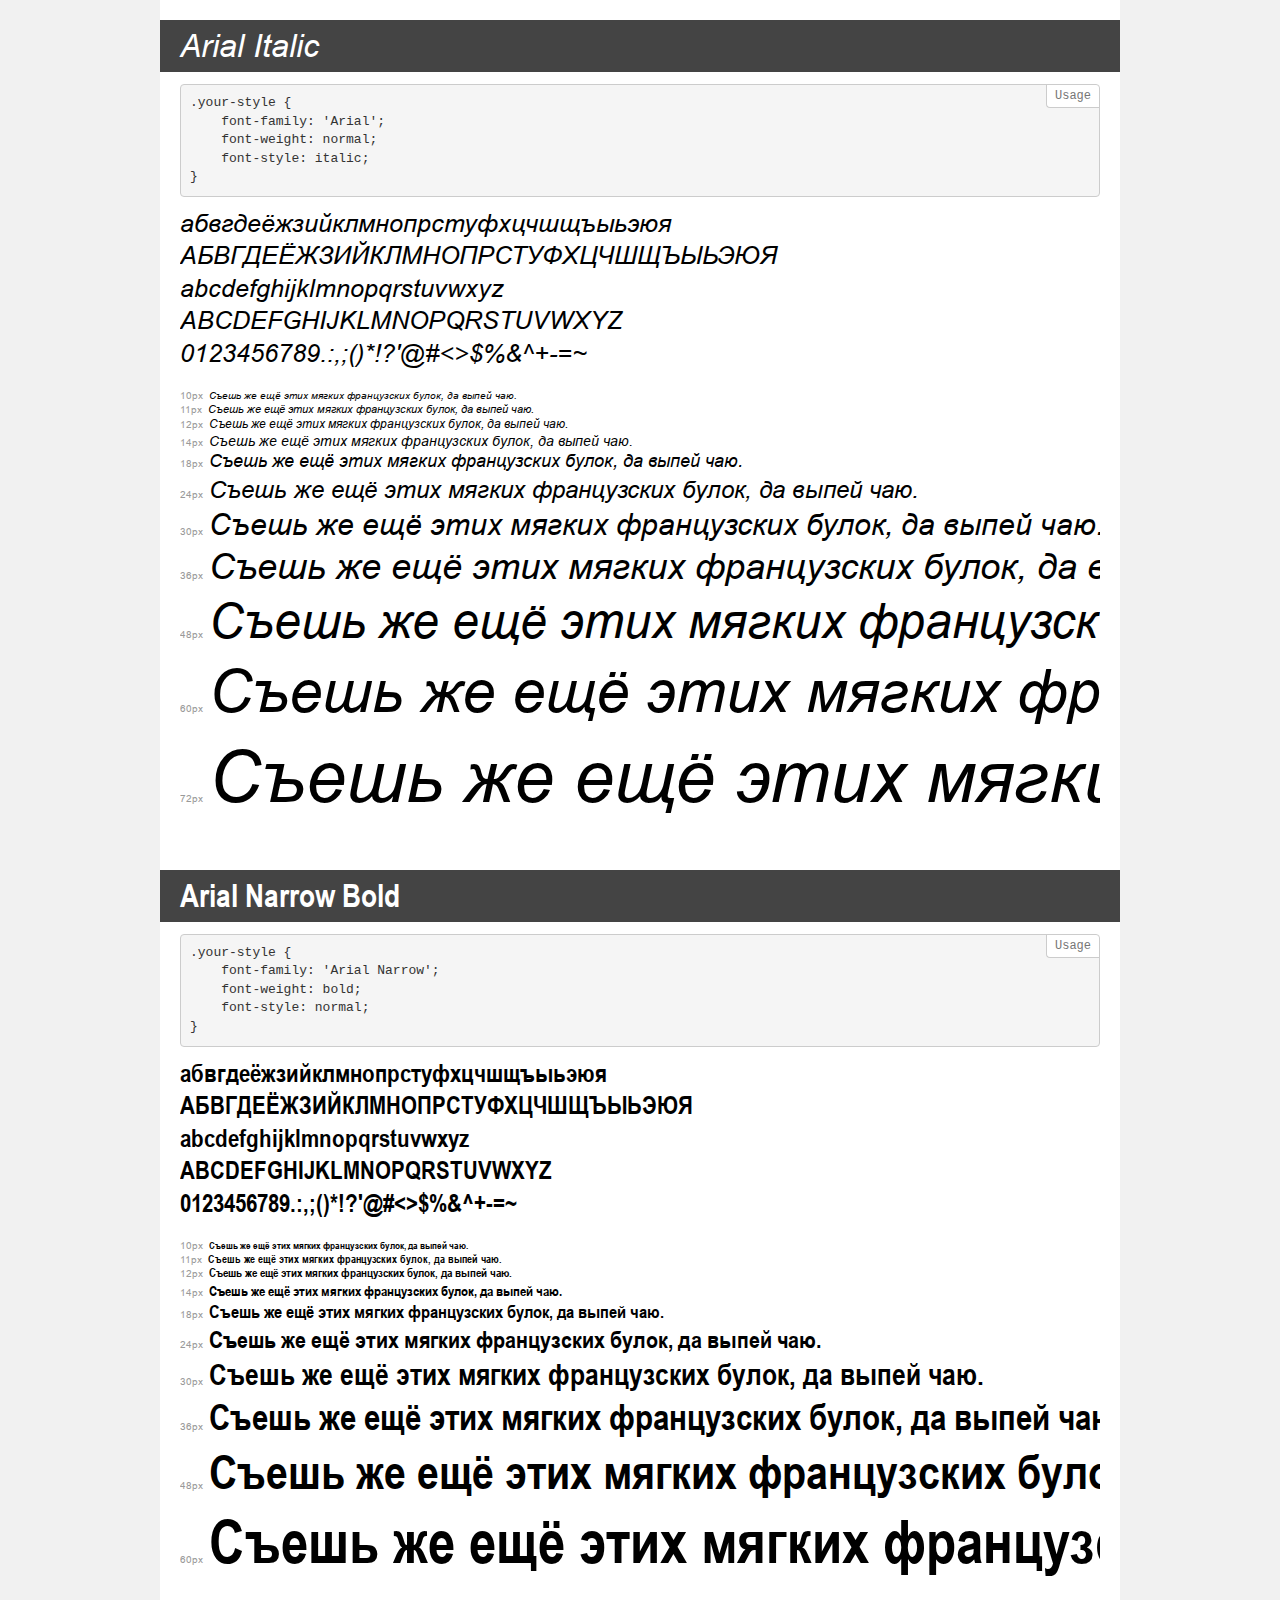
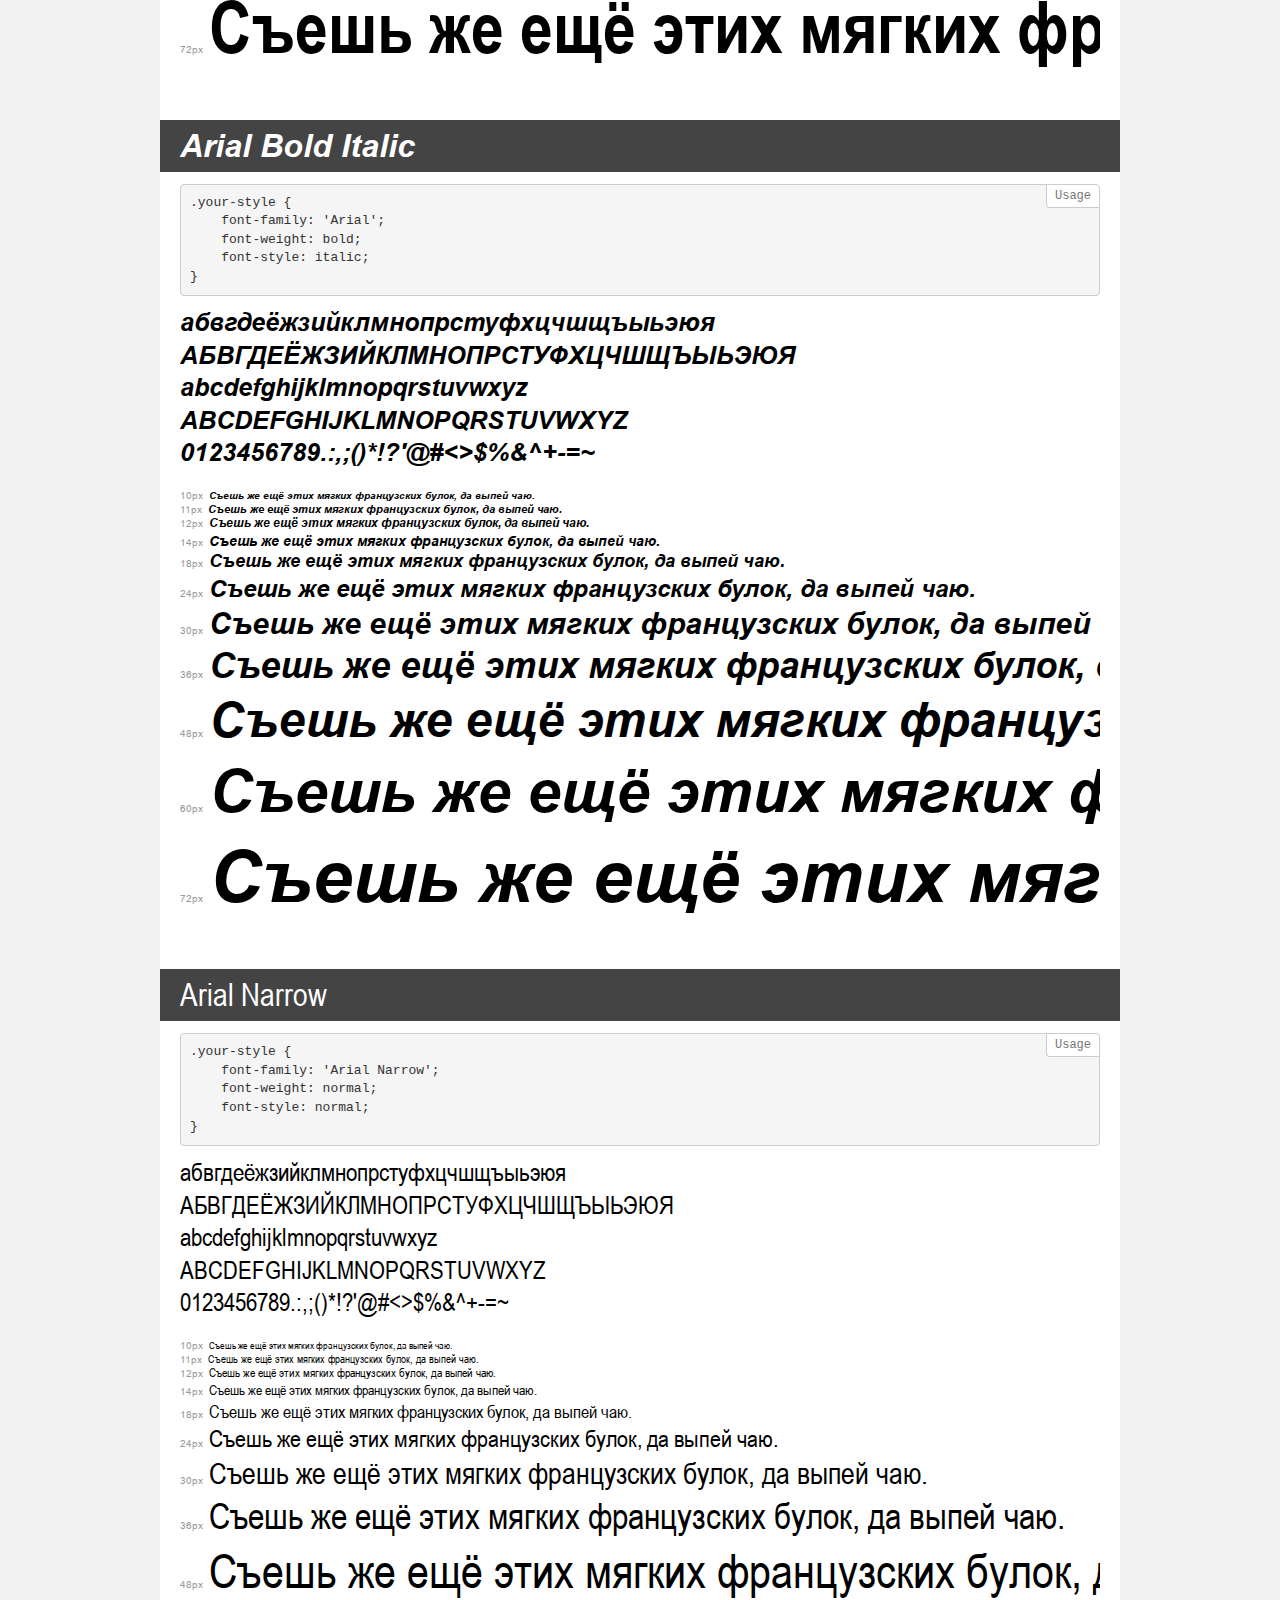
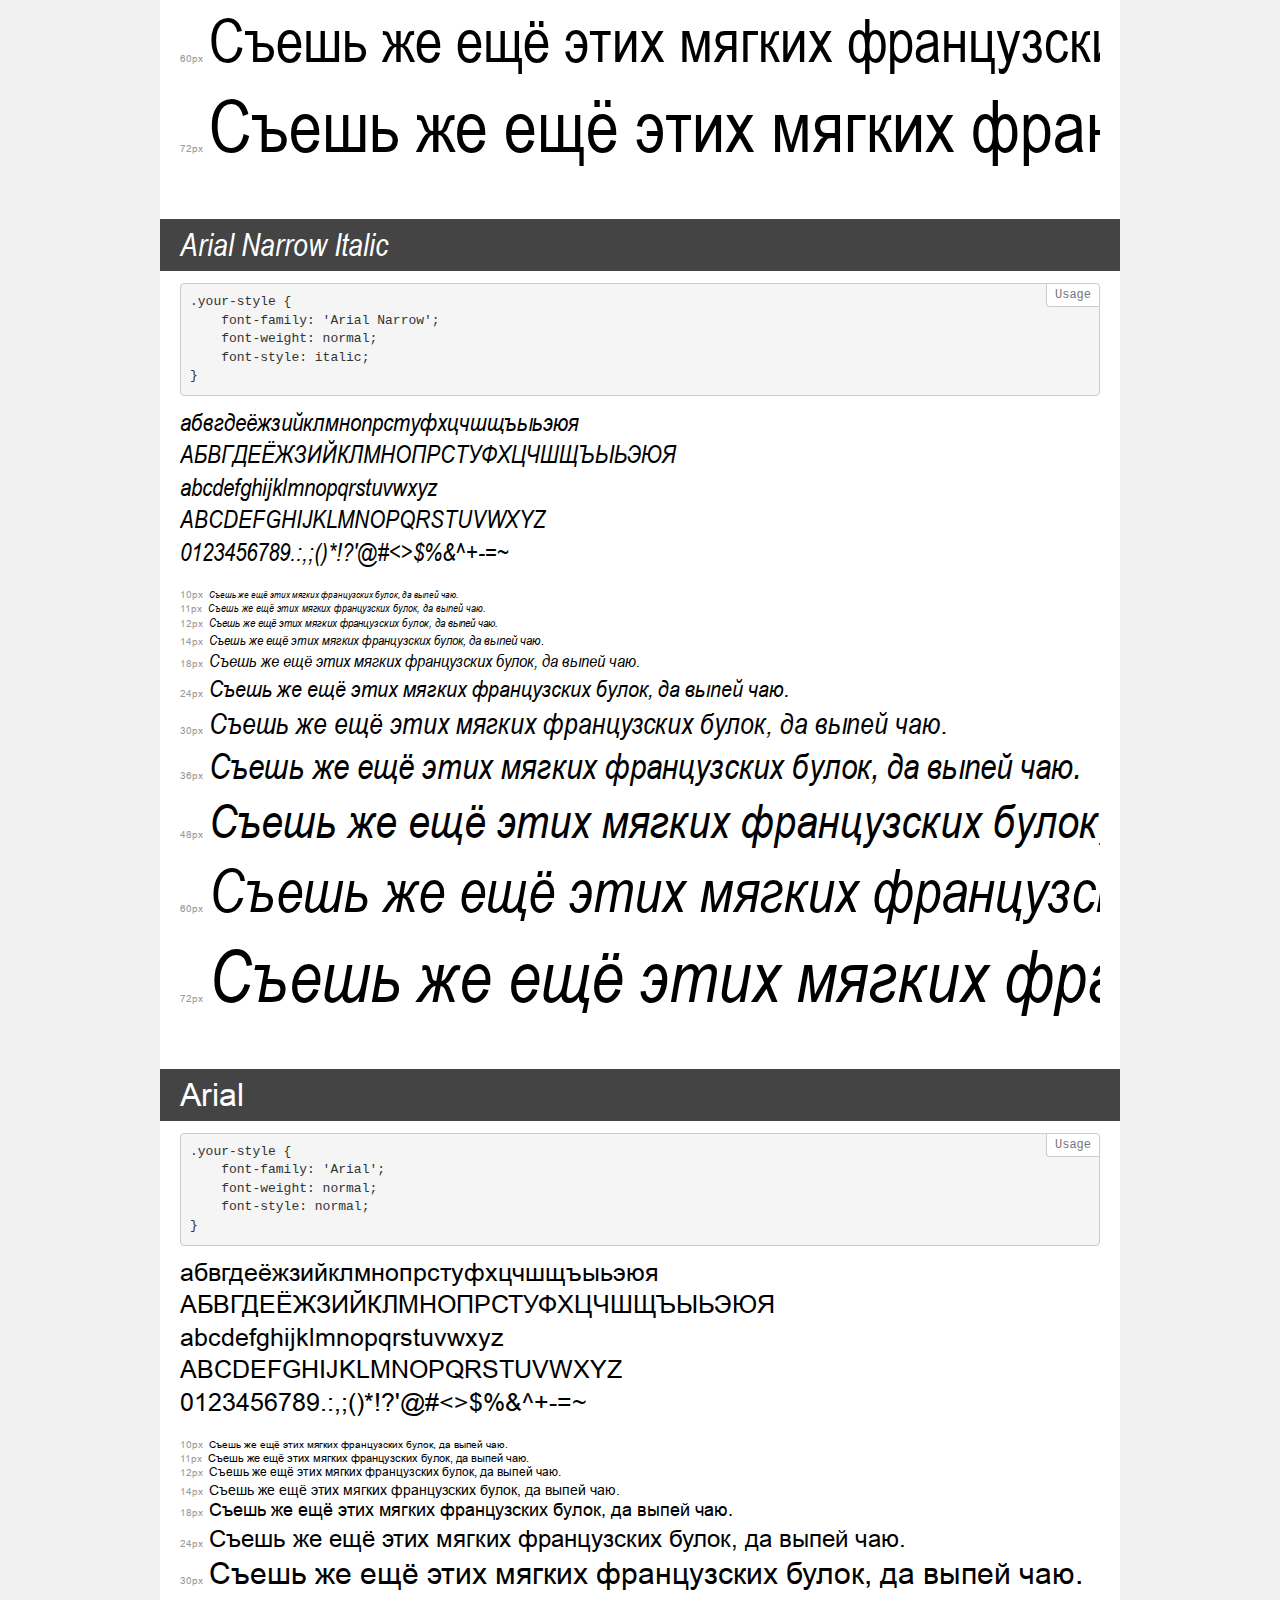
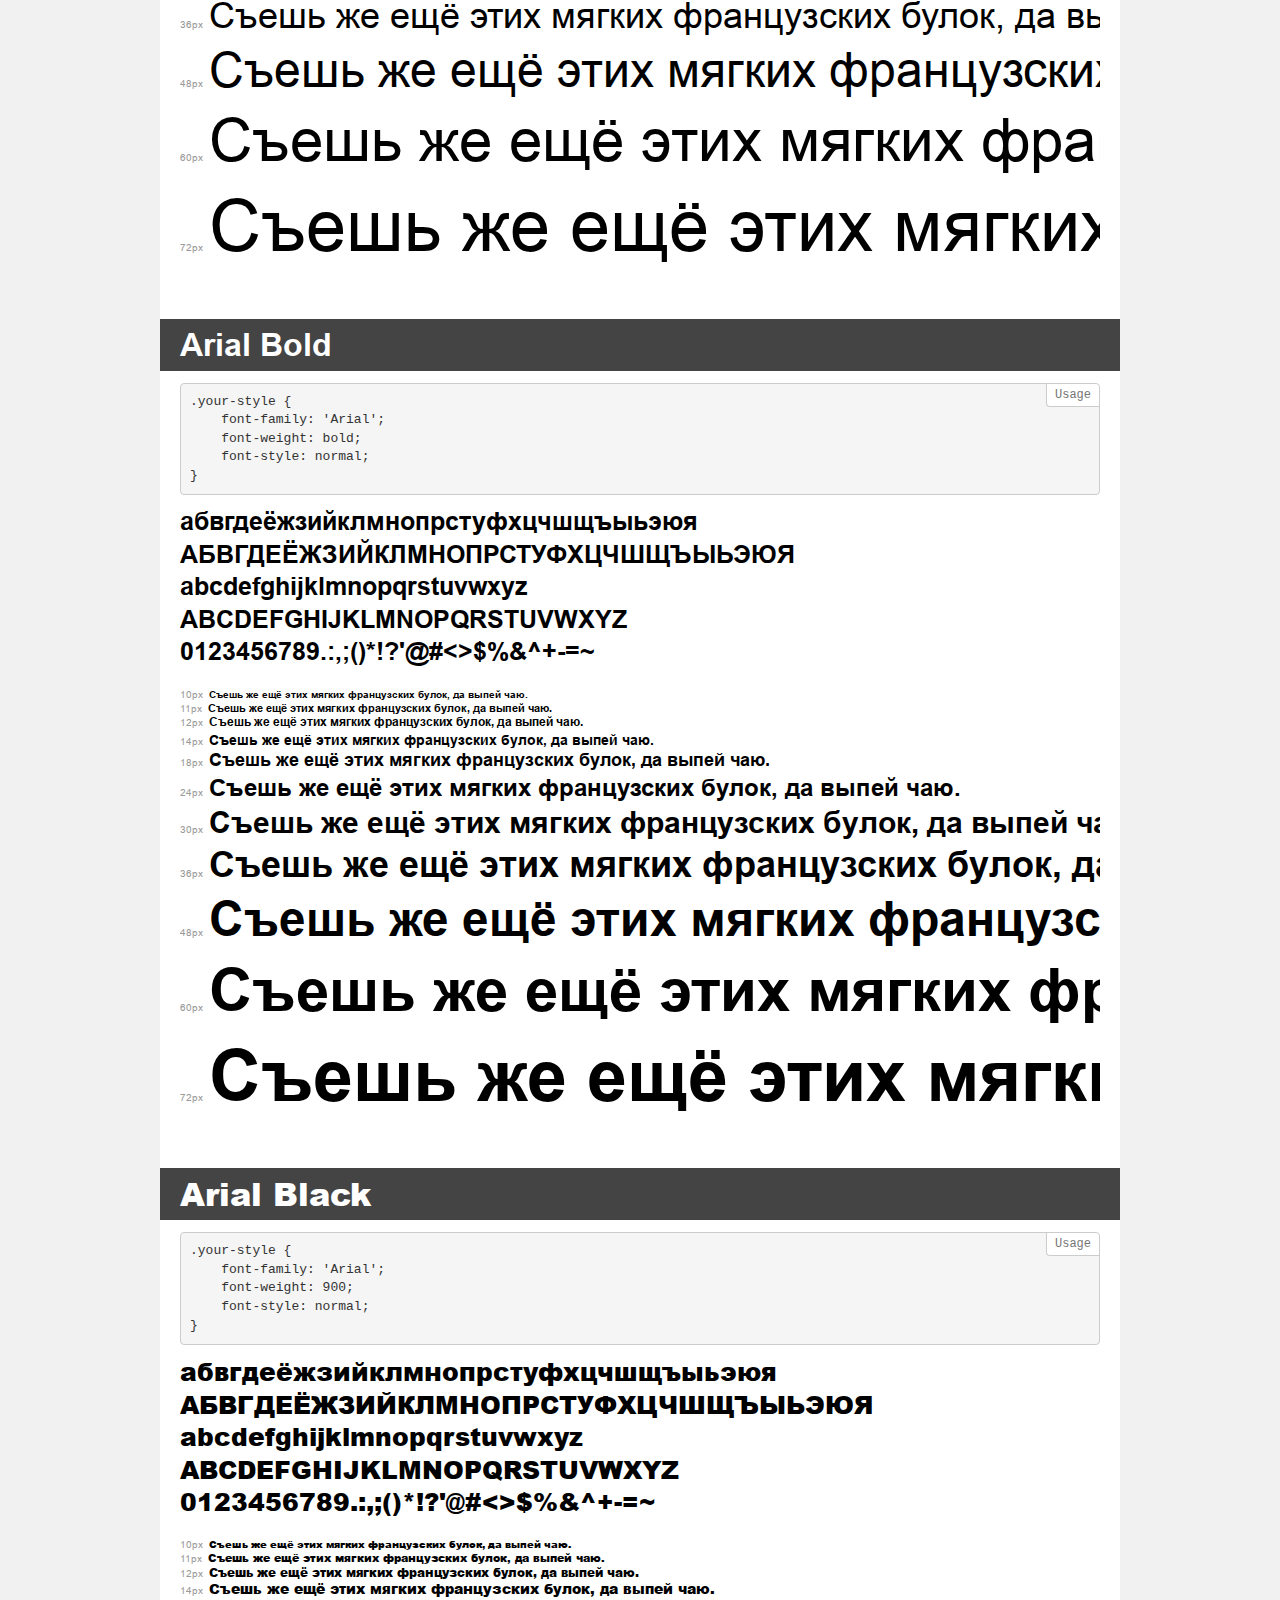
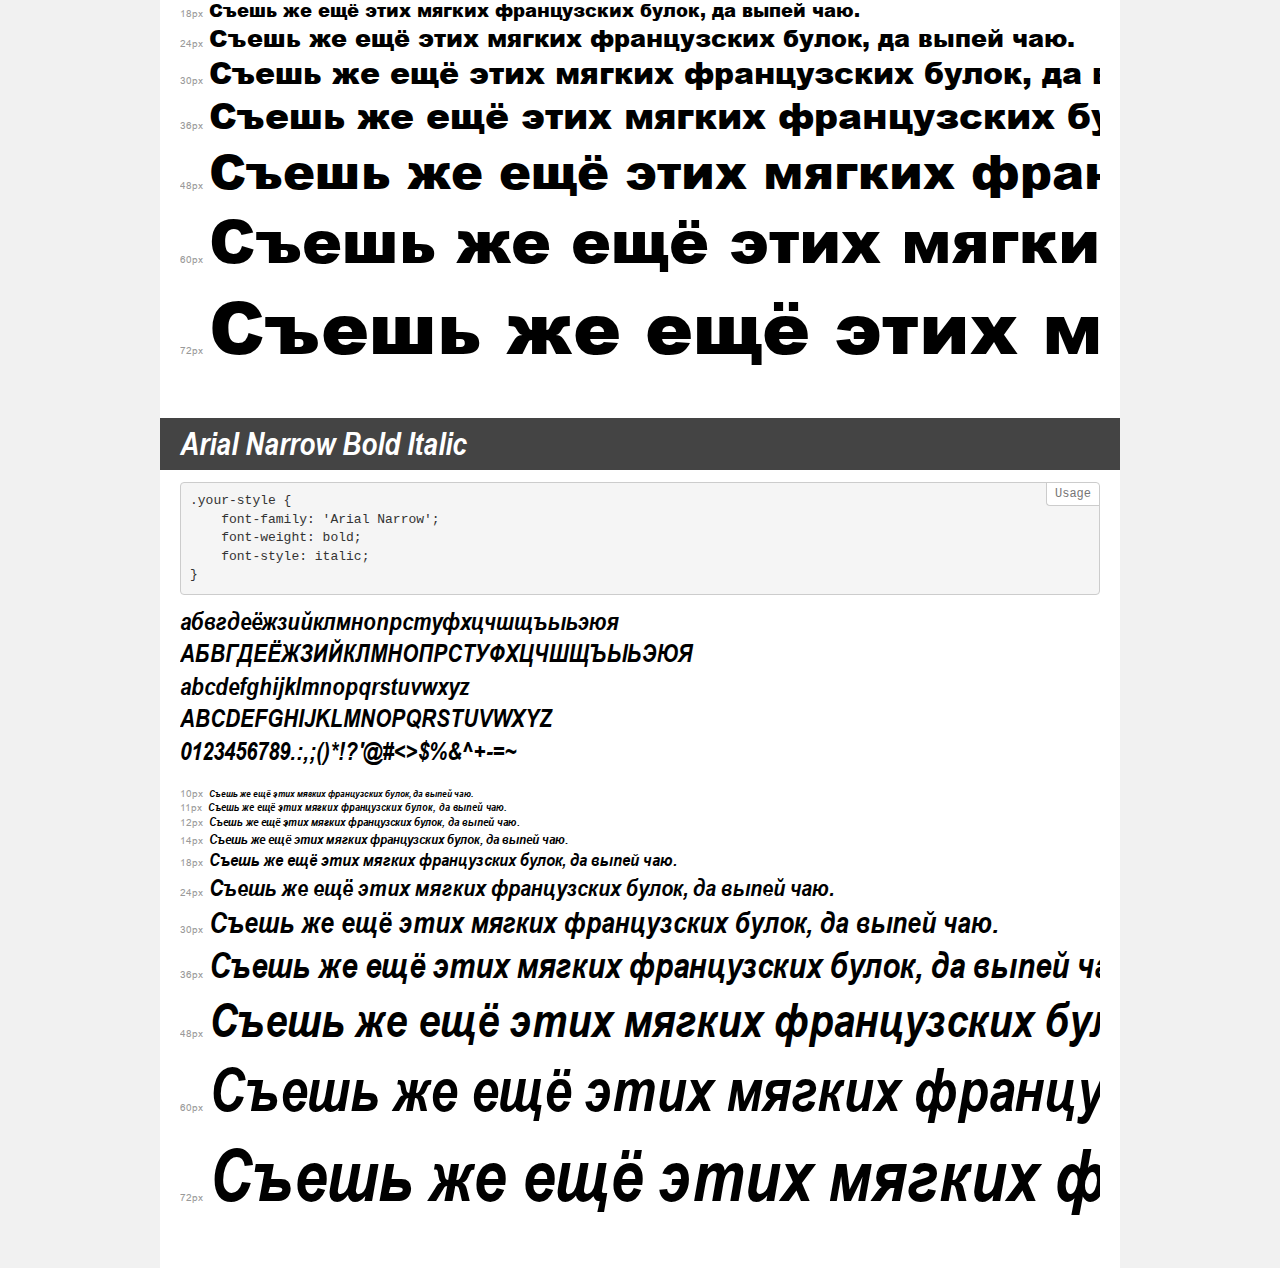
<file: shelter/assets/fonts/Arial/demo.html>
<!DOCTYPE html>
<html>
<head>
	<meta charset="utf-8">
	<meta http-equiv="X-UA-Compatible" content="IE=edge">
	<meta name="viewport" content="width=device-width, initial-scale=1">
	<meta name="robots" content="noindex, noarchive">
	<title>Transfonter demo</title>
	<link href="stylesheet.css" rel="stylesheet">
	<style>
		/*
		http://meyerweb.com/eric/tools/css/reset/
		v2.0 | 20110126
		License: none (public domain)
		*/
		html, body, div, span, applet, object, iframe,
		h1, h2, h3, h4, h5, h6, p, blockquote, pre,
		a, abbr, acronym, address, big, cite, code,
		del, dfn, em, img, ins, kbd, q, s, samp,
		small, strike, strong, sub, sup, tt, var,
		b, u, i, center,
		dl, dt, dd, ol, ul, li,
		fieldset, form, label, legend,
		table, caption, tbody, tfoot, thead, tr, th, td,
		article, aside, canvas, details, embed,
		figure, figcaption, footer, header, hgroup,
		menu, nav, output, ruby, section, summary,
		time, mark, audio, video {
			margin: 0;
			padding: 0;
			border: 0;
			font-size: 100%;
			font: inherit;
			vertical-align: baseline;
		}
		/* HTML5 display-role reset for older browsers */
		article, aside, details, figcaption, figure,
		footer, header, hgroup, menu, nav, section {
			display: block;
		}
		body {
			line-height: 1;
		}
		ol, ul {
			list-style: none;
		}
		blockquote, q {
			quotes: none;
		}
		blockquote:before, blockquote:after,
		q:before, q:after {
			content: '';
			content: none;
		}
		table {
			border-collapse: collapse;
			border-spacing: 0;
		}
		/* common styles */
		body {
			background: #f1f1f1;
			color: #000;
		}
		.page {
			background: #fff;
			width: 920px;
			margin: 0 auto;
			padding: 20px 20px 0 20px;
			overflow: hidden;
		}
		.font-container {
			overflow-x: auto;
			overflow-y: hidden;
			margin-bottom: 40px;
			line-height: 1.3;
			white-space: nowrap;
			padding-bottom: 5px;
		}
		h1 {
			position: relative;
			background: #444;
			font-size: 32px;
			color: #fff;
			padding: 10px 20px;
			margin: 0 -20px 12px -20px;
		}
		.letters {
			font-size: 25px;
			margin-bottom: 20px;
		}
		.s10:before {
			content: '10px';
		}
		.s11:before {
			content: '11px';
		}
		.s12:before {
			content: '12px';
		}
		.s14:before {
			content: '14px';
		}
		.s18:before {
			content: '18px';
		}
		.s24:before {
			content: '24px';
		}
		.s30:before {
			content: '30px';
		}
		.s36:before {
			content: '36px';
		}
		.s48:before {
			content: '48px';
		}
		.s60:before {
			content: '60px';
		}
		.s72:before {
			content: '72px';
		}
		.s10:before, .s11:before, .s12:before, .s14:before,
		.s18:before, .s24:before, .s30:before, .s36:before,
		.s48:before, .s60:before, .s72:before {
			font-family: Arial, sans-serif;
			font-size: 10px;
			font-weight: normal;
			font-style: normal;
			color: #999;
			padding-right: 6px;
		}
		pre {
			display: block;
			position: relative;
			padding: 9px;
			margin: 0 0 10px;
			font-family: Monaco, Menlo, Consolas, "Courier New", monospace !important;
			font-size: 13px;
			line-height: 1.428571429;
			color: #333;
			font-weight: normal !important;
			font-style: normal !important;
			background-color: #f5f5f5;
			border: 1px solid #ccc;
			overflow-x: auto;
			border-radius: 4px;
		}
		pre:after {
			display: block;
			position: absolute;
			right: 0;
			top: 0;
			content: 'Usage';
			line-height: 1;
			padding: 5px 8px;
			font-size: 12px;
			color: #767676;
			background-color: #fff;
			border: 1px solid #ccc;
			border-right: none;
			border-top: none;
			border-radius: 0 4px 0 4px;
			z-index: 10;
		}
		/* responsive */
		@media (max-width: 959px) {
			.page {
				width: auto;
				margin: 0;
			}
		}
	</style>
</head>
<body>
<div class="page">
	<div class="demo" style="font-family: 'Arial'; font-weight: normal; font-style: italic;">
		<h1>Arial Italic</h1>
		<pre>.your-style {
    font-family: 'Arial';
    font-weight: normal;
    font-style: italic;
}</pre>
		<div class="font-container">
			<p class="letters">
				абвгдеёжзийклмнопрстуфхцчшщъыьэюя <br />
				АБВГДЕЁЖЗИЙКЛМНОПРСТУФХЦЧШЩЪЫЬЭЮЯ <br />
				abcdefghijklmnopqrstuvwxyz <br />
				ABCDEFGHIJKLMNOPQRSTUVWXYZ <br />				0123456789.:,;()*!?'@#<>$%&^+-=~
			</p>
			<p class="s10" style="font-size: 10px;">Съешь же ещё этих мягких французских булок, да выпей чаю.</p>
			<p class="s11" style="font-size: 11px;">Съешь же ещё этих мягких французских булок, да выпей чаю.</p>
			<p class="s12" style="font-size: 12px;">Съешь же ещё этих мягких французских булок, да выпей чаю.</p>
			<p class="s14" style="font-size: 14px;">Съешь же ещё этих мягких французских булок, да выпей чаю.</p>
			<p class="s18" style="font-size: 18px;">Съешь же ещё этих мягких французских булок, да выпей чаю.</p>
			<p class="s24" style="font-size: 24px;">Съешь же ещё этих мягких французских булок, да выпей чаю.</p>
			<p class="s30" style="font-size: 30px;">Съешь же ещё этих мягких французских булок, да выпей чаю.</p>
			<p class="s36" style="font-size: 36px;">Съешь же ещё этих мягких французских булок, да выпей чаю.</p>
			<p class="s48" style="font-size: 48px;">Съешь же ещё этих мягких французских булок, да выпей чаю.</p>
			<p class="s60" style="font-size: 60px;">Съешь же ещё этих мягких французских булок, да выпей чаю.</p>
			<p class="s72" style="font-size: 72px;">Съешь же ещё этих мягких французских булок, да выпей чаю.</p>
		</div>
	</div>
	<div class="demo" style="font-family: 'Arial Narrow'; font-weight: bold; font-style: normal;">
		<h1>Arial Narrow Bold</h1>
		<pre>.your-style {
    font-family: 'Arial Narrow';
    font-weight: bold;
    font-style: normal;
}</pre>
		<div class="font-container">
			<p class="letters">
				абвгдеёжзийклмнопрстуфхцчшщъыьэюя <br />
				АБВГДЕЁЖЗИЙКЛМНОПРСТУФХЦЧШЩЪЫЬЭЮЯ <br />
				abcdefghijklmnopqrstuvwxyz <br />
				ABCDEFGHIJKLMNOPQRSTUVWXYZ <br />				0123456789.:,;()*!?'@#<>$%&^+-=~
			</p>
			<p class="s10" style="font-size: 10px;">Съешь же ещё этих мягких французских булок, да выпей чаю.</p>
			<p class="s11" style="font-size: 11px;">Съешь же ещё этих мягких французских булок, да выпей чаю.</p>
			<p class="s12" style="font-size: 12px;">Съешь же ещё этих мягких французских булок, да выпей чаю.</p>
			<p class="s14" style="font-size: 14px;">Съешь же ещё этих мягких французских булок, да выпей чаю.</p>
			<p class="s18" style="font-size: 18px;">Съешь же ещё этих мягких французских булок, да выпей чаю.</p>
			<p class="s24" style="font-size: 24px;">Съешь же ещё этих мягких французских булок, да выпей чаю.</p>
			<p class="s30" style="font-size: 30px;">Съешь же ещё этих мягких французских булок, да выпей чаю.</p>
			<p class="s36" style="font-size: 36px;">Съешь же ещё этих мягких французских булок, да выпей чаю.</p>
			<p class="s48" style="font-size: 48px;">Съешь же ещё этих мягких французских булок, да выпей чаю.</p>
			<p class="s60" style="font-size: 60px;">Съешь же ещё этих мягких французских булок, да выпей чаю.</p>
			<p class="s72" style="font-size: 72px;">Съешь же ещё этих мягких французских булок, да выпей чаю.</p>
		</div>
	</div>
	<div class="demo" style="font-family: 'Arial'; font-weight: bold; font-style: italic;">
		<h1>Arial Bold Italic</h1>
		<pre>.your-style {
    font-family: 'Arial';
    font-weight: bold;
    font-style: italic;
}</pre>
		<div class="font-container">
			<p class="letters">
				абвгдеёжзийклмнопрстуфхцчшщъыьэюя <br />
				АБВГДЕЁЖЗИЙКЛМНОПРСТУФХЦЧШЩЪЫЬЭЮЯ <br />
				abcdefghijklmnopqrstuvwxyz <br />
				ABCDEFGHIJKLMNOPQRSTUVWXYZ <br />				0123456789.:,;()*!?'@#<>$%&^+-=~
			</p>
			<p class="s10" style="font-size: 10px;">Съешь же ещё этих мягких французских булок, да выпей чаю.</p>
			<p class="s11" style="font-size: 11px;">Съешь же ещё этих мягких французских булок, да выпей чаю.</p>
			<p class="s12" style="font-size: 12px;">Съешь же ещё этих мягких французских булок, да выпей чаю.</p>
			<p class="s14" style="font-size: 14px;">Съешь же ещё этих мягких французских булок, да выпей чаю.</p>
			<p class="s18" style="font-size: 18px;">Съешь же ещё этих мягких французских булок, да выпей чаю.</p>
			<p class="s24" style="font-size: 24px;">Съешь же ещё этих мягких французских булок, да выпей чаю.</p>
			<p class="s30" style="font-size: 30px;">Съешь же ещё этих мягких французских булок, да выпей чаю.</p>
			<p class="s36" style="font-size: 36px;">Съешь же ещё этих мягких французских булок, да выпей чаю.</p>
			<p class="s48" style="font-size: 48px;">Съешь же ещё этих мягких французских булок, да выпей чаю.</p>
			<p class="s60" style="font-size: 60px;">Съешь же ещё этих мягких французских булок, да выпей чаю.</p>
			<p class="s72" style="font-size: 72px;">Съешь же ещё этих мягких французских булок, да выпей чаю.</p>
		</div>
	</div>
	<div class="demo" style="font-family: 'Arial Narrow'; font-weight: normal; font-style: normal;">
		<h1>Arial Narrow</h1>
		<pre>.your-style {
    font-family: 'Arial Narrow';
    font-weight: normal;
    font-style: normal;
}</pre>
		<div class="font-container">
			<p class="letters">
				абвгдеёжзийклмнопрстуфхцчшщъыьэюя <br />
				АБВГДЕЁЖЗИЙКЛМНОПРСТУФХЦЧШЩЪЫЬЭЮЯ <br />
				abcdefghijklmnopqrstuvwxyz <br />
				ABCDEFGHIJKLMNOPQRSTUVWXYZ <br />				0123456789.:,;()*!?'@#<>$%&^+-=~
			</p>
			<p class="s10" style="font-size: 10px;">Съешь же ещё этих мягких французских булок, да выпей чаю.</p>
			<p class="s11" style="font-size: 11px;">Съешь же ещё этих мягких французских булок, да выпей чаю.</p>
			<p class="s12" style="font-size: 12px;">Съешь же ещё этих мягких французских булок, да выпей чаю.</p>
			<p class="s14" style="font-size: 14px;">Съешь же ещё этих мягких французских булок, да выпей чаю.</p>
			<p class="s18" style="font-size: 18px;">Съешь же ещё этих мягких французских булок, да выпей чаю.</p>
			<p class="s24" style="font-size: 24px;">Съешь же ещё этих мягких французских булок, да выпей чаю.</p>
			<p class="s30" style="font-size: 30px;">Съешь же ещё этих мягких французских булок, да выпей чаю.</p>
			<p class="s36" style="font-size: 36px;">Съешь же ещё этих мягких французских булок, да выпей чаю.</p>
			<p class="s48" style="font-size: 48px;">Съешь же ещё этих мягких французских булок, да выпей чаю.</p>
			<p class="s60" style="font-size: 60px;">Съешь же ещё этих мягких французских булок, да выпей чаю.</p>
			<p class="s72" style="font-size: 72px;">Съешь же ещё этих мягких французских булок, да выпей чаю.</p>
		</div>
	</div>
	<div class="demo" style="font-family: 'Arial Narrow'; font-weight: normal; font-style: italic;">
		<h1>Arial Narrow Italic</h1>
		<pre>.your-style {
    font-family: 'Arial Narrow';
    font-weight: normal;
    font-style: italic;
}</pre>
		<div class="font-container">
			<p class="letters">
				абвгдеёжзийклмнопрстуфхцчшщъыьэюя <br />
				АБВГДЕЁЖЗИЙКЛМНОПРСТУФХЦЧШЩЪЫЬЭЮЯ <br />
				abcdefghijklmnopqrstuvwxyz <br />
				ABCDEFGHIJKLMNOPQRSTUVWXYZ <br />				0123456789.:,;()*!?'@#<>$%&^+-=~
			</p>
			<p class="s10" style="font-size: 10px;">Съешь же ещё этих мягких французских булок, да выпей чаю.</p>
			<p class="s11" style="font-size: 11px;">Съешь же ещё этих мягких французских булок, да выпей чаю.</p>
			<p class="s12" style="font-size: 12px;">Съешь же ещё этих мягких французских булок, да выпей чаю.</p>
			<p class="s14" style="font-size: 14px;">Съешь же ещё этих мягких французских булок, да выпей чаю.</p>
			<p class="s18" style="font-size: 18px;">Съешь же ещё этих мягких французских булок, да выпей чаю.</p>
			<p class="s24" style="font-size: 24px;">Съешь же ещё этих мягких французских булок, да выпей чаю.</p>
			<p class="s30" style="font-size: 30px;">Съешь же ещё этих мягких французских булок, да выпей чаю.</p>
			<p class="s36" style="font-size: 36px;">Съешь же ещё этих мягких французских булок, да выпей чаю.</p>
			<p class="s48" style="font-size: 48px;">Съешь же ещё этих мягких французских булок, да выпей чаю.</p>
			<p class="s60" style="font-size: 60px;">Съешь же ещё этих мягких французских булок, да выпей чаю.</p>
			<p class="s72" style="font-size: 72px;">Съешь же ещё этих мягких французских булок, да выпей чаю.</p>
		</div>
	</div>
	<div class="demo" style="font-family: 'Arial'; font-weight: normal; font-style: normal;">
		<h1>Arial</h1>
		<pre>.your-style {
    font-family: 'Arial';
    font-weight: normal;
    font-style: normal;
}</pre>
		<div class="font-container">
			<p class="letters">
				абвгдеёжзийклмнопрстуфхцчшщъыьэюя <br />
				АБВГДЕЁЖЗИЙКЛМНОПРСТУФХЦЧШЩЪЫЬЭЮЯ <br />
				abcdefghijklmnopqrstuvwxyz <br />
				ABCDEFGHIJKLMNOPQRSTUVWXYZ <br />				0123456789.:,;()*!?'@#<>$%&^+-=~
			</p>
			<p class="s10" style="font-size: 10px;">Съешь же ещё этих мягких французских булок, да выпей чаю.</p>
			<p class="s11" style="font-size: 11px;">Съешь же ещё этих мягких французских булок, да выпей чаю.</p>
			<p class="s12" style="font-size: 12px;">Съешь же ещё этих мягких французских булок, да выпей чаю.</p>
			<p class="s14" style="font-size: 14px;">Съешь же ещё этих мягких французских булок, да выпей чаю.</p>
			<p class="s18" style="font-size: 18px;">Съешь же ещё этих мягких французских булок, да выпей чаю.</p>
			<p class="s24" style="font-size: 24px;">Съешь же ещё этих мягких французских булок, да выпей чаю.</p>
			<p class="s30" style="font-size: 30px;">Съешь же ещё этих мягких французских булок, да выпей чаю.</p>
			<p class="s36" style="font-size: 36px;">Съешь же ещё этих мягких французских булок, да выпей чаю.</p>
			<p class="s48" style="font-size: 48px;">Съешь же ещё этих мягких французских булок, да выпей чаю.</p>
			<p class="s60" style="font-size: 60px;">Съешь же ещё этих мягких французских булок, да выпей чаю.</p>
			<p class="s72" style="font-size: 72px;">Съешь же ещё этих мягких французских булок, да выпей чаю.</p>
		</div>
	</div>
	<div class="demo" style="font-family: 'Arial'; font-weight: bold; font-style: normal;">
		<h1>Arial Bold</h1>
		<pre>.your-style {
    font-family: 'Arial';
    font-weight: bold;
    font-style: normal;
}</pre>
		<div class="font-container">
			<p class="letters">
				абвгдеёжзийклмнопрстуфхцчшщъыьэюя <br />
				АБВГДЕЁЖЗИЙКЛМНОПРСТУФХЦЧШЩЪЫЬЭЮЯ <br />
				abcdefghijklmnopqrstuvwxyz <br />
				ABCDEFGHIJKLMNOPQRSTUVWXYZ <br />				0123456789.:,;()*!?'@#<>$%&^+-=~
			</p>
			<p class="s10" style="font-size: 10px;">Съешь же ещё этих мягких французских булок, да выпей чаю.</p>
			<p class="s11" style="font-size: 11px;">Съешь же ещё этих мягких французских булок, да выпей чаю.</p>
			<p class="s12" style="font-size: 12px;">Съешь же ещё этих мягких французских булок, да выпей чаю.</p>
			<p class="s14" style="font-size: 14px;">Съешь же ещё этих мягких французских булок, да выпей чаю.</p>
			<p class="s18" style="font-size: 18px;">Съешь же ещё этих мягких французских булок, да выпей чаю.</p>
			<p class="s24" style="font-size: 24px;">Съешь же ещё этих мягких французских булок, да выпей чаю.</p>
			<p class="s30" style="font-size: 30px;">Съешь же ещё этих мягких французских булок, да выпей чаю.</p>
			<p class="s36" style="font-size: 36px;">Съешь же ещё этих мягких французских булок, да выпей чаю.</p>
			<p class="s48" style="font-size: 48px;">Съешь же ещё этих мягких французских булок, да выпей чаю.</p>
			<p class="s60" style="font-size: 60px;">Съешь же ещё этих мягких французских булок, да выпей чаю.</p>
			<p class="s72" style="font-size: 72px;">Съешь же ещё этих мягких французских булок, да выпей чаю.</p>
		</div>
	</div>
	<div class="demo" style="font-family: 'Arial'; font-weight: 900; font-style: normal;">
		<h1>Arial Black</h1>
		<pre>.your-style {
    font-family: 'Arial';
    font-weight: 900;
    font-style: normal;
}</pre>
		<div class="font-container">
			<p class="letters">
				абвгдеёжзийклмнопрстуфхцчшщъыьэюя <br />
				АБВГДЕЁЖЗИЙКЛМНОПРСТУФХЦЧШЩЪЫЬЭЮЯ <br />
				abcdefghijklmnopqrstuvwxyz <br />
				ABCDEFGHIJKLMNOPQRSTUVWXYZ <br />				0123456789.:,;()*!?'@#<>$%&^+-=~
			</p>
			<p class="s10" style="font-size: 10px;">Съешь же ещё этих мягких французских булок, да выпей чаю.</p>
			<p class="s11" style="font-size: 11px;">Съешь же ещё этих мягких французских булок, да выпей чаю.</p>
			<p class="s12" style="font-size: 12px;">Съешь же ещё этих мягких французских булок, да выпей чаю.</p>
			<p class="s14" style="font-size: 14px;">Съешь же ещё этих мягких французских булок, да выпей чаю.</p>
			<p class="s18" style="font-size: 18px;">Съешь же ещё этих мягких французских булок, да выпей чаю.</p>
			<p class="s24" style="font-size: 24px;">Съешь же ещё этих мягких французских булок, да выпей чаю.</p>
			<p class="s30" style="font-size: 30px;">Съешь же ещё этих мягких французских булок, да выпей чаю.</p>
			<p class="s36" style="font-size: 36px;">Съешь же ещё этих мягких французских булок, да выпей чаю.</p>
			<p class="s48" style="font-size: 48px;">Съешь же ещё этих мягких французских булок, да выпей чаю.</p>
			<p class="s60" style="font-size: 60px;">Съешь же ещё этих мягких французских булок, да выпей чаю.</p>
			<p class="s72" style="font-size: 72px;">Съешь же ещё этих мягких французских булок, да выпей чаю.</p>
		</div>
	</div>
	<div class="demo" style="font-family: 'Arial Narrow'; font-weight: bold; font-style: italic;">
		<h1>Arial Narrow Bold Italic</h1>
		<pre>.your-style {
    font-family: 'Arial Narrow';
    font-weight: bold;
    font-style: italic;
}</pre>
		<div class="font-container">
			<p class="letters">
				абвгдеёжзийклмнопрстуфхцчшщъыьэюя <br />
				АБВГДЕЁЖЗИЙКЛМНОПРСТУФХЦЧШЩЪЫЬЭЮЯ <br />
				abcdefghijklmnopqrstuvwxyz <br />
				ABCDEFGHIJKLMNOPQRSTUVWXYZ <br />				0123456789.:,;()*!?'@#<>$%&^+-=~
			</p>
			<p class="s10" style="font-size: 10px;">Съешь же ещё этих мягких французских булок, да выпей чаю.</p>
			<p class="s11" style="font-size: 11px;">Съешь же ещё этих мягких французских булок, да выпей чаю.</p>
			<p class="s12" style="font-size: 12px;">Съешь же ещё этих мягких французских булок, да выпей чаю.</p>
			<p class="s14" style="font-size: 14px;">Съешь же ещё этих мягких французских булок, да выпей чаю.</p>
			<p class="s18" style="font-size: 18px;">Съешь же ещё этих мягких французских булок, да выпей чаю.</p>
			<p class="s24" style="font-size: 24px;">Съешь же ещё этих мягких французских булок, да выпей чаю.</p>
			<p class="s30" style="font-size: 30px;">Съешь же ещё этих мягких французских булок, да выпей чаю.</p>
			<p class="s36" style="font-size: 36px;">Съешь же ещё этих мягких французских булок, да выпей чаю.</p>
			<p class="s48" style="font-size: 48px;">Съешь же ещё этих мягких французских булок, да выпей чаю.</p>
			<p class="s60" style="font-size: 60px;">Съешь же ещё этих мягких французских булок, да выпей чаю.</p>
			<p class="s72" style="font-size: 72px;">Съешь же ещё этих мягких французских булок, да выпей чаю.</p>
		</div>
	</div>
</div>
</body>
</html>
</file>
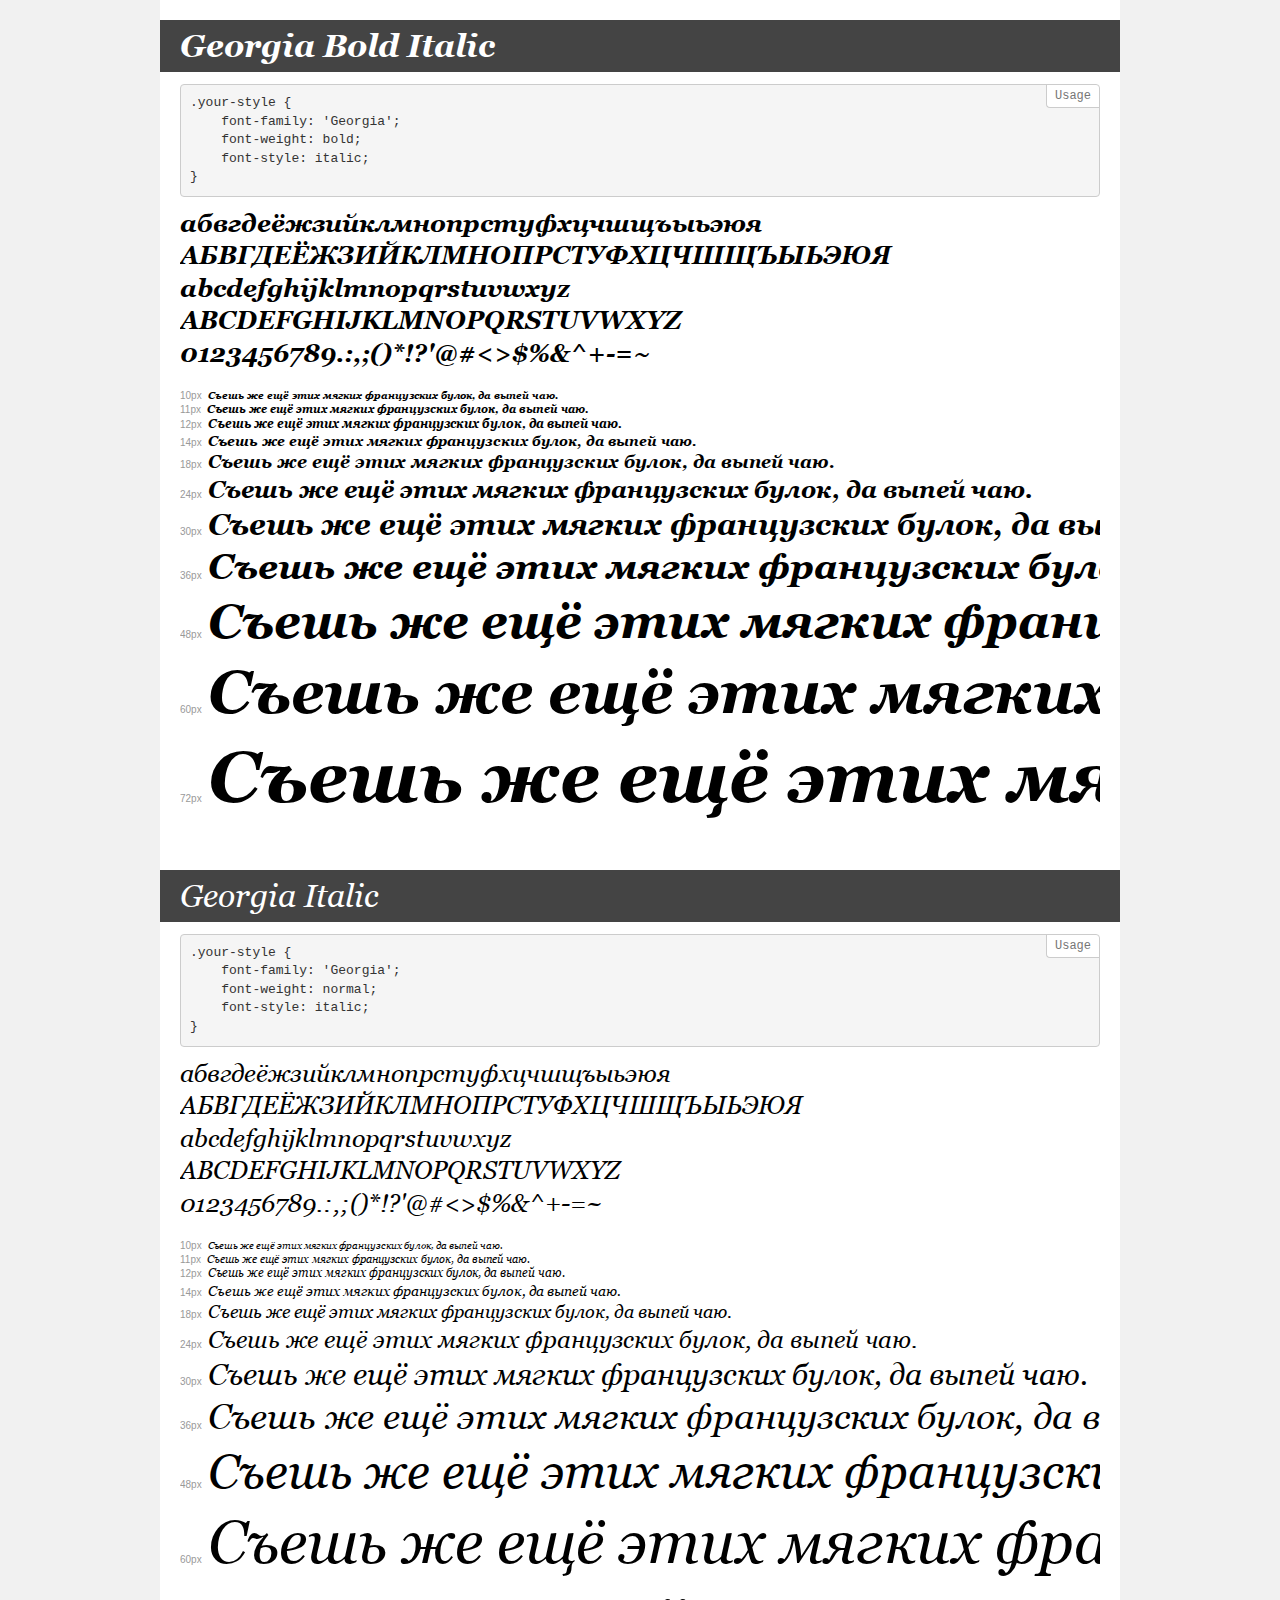
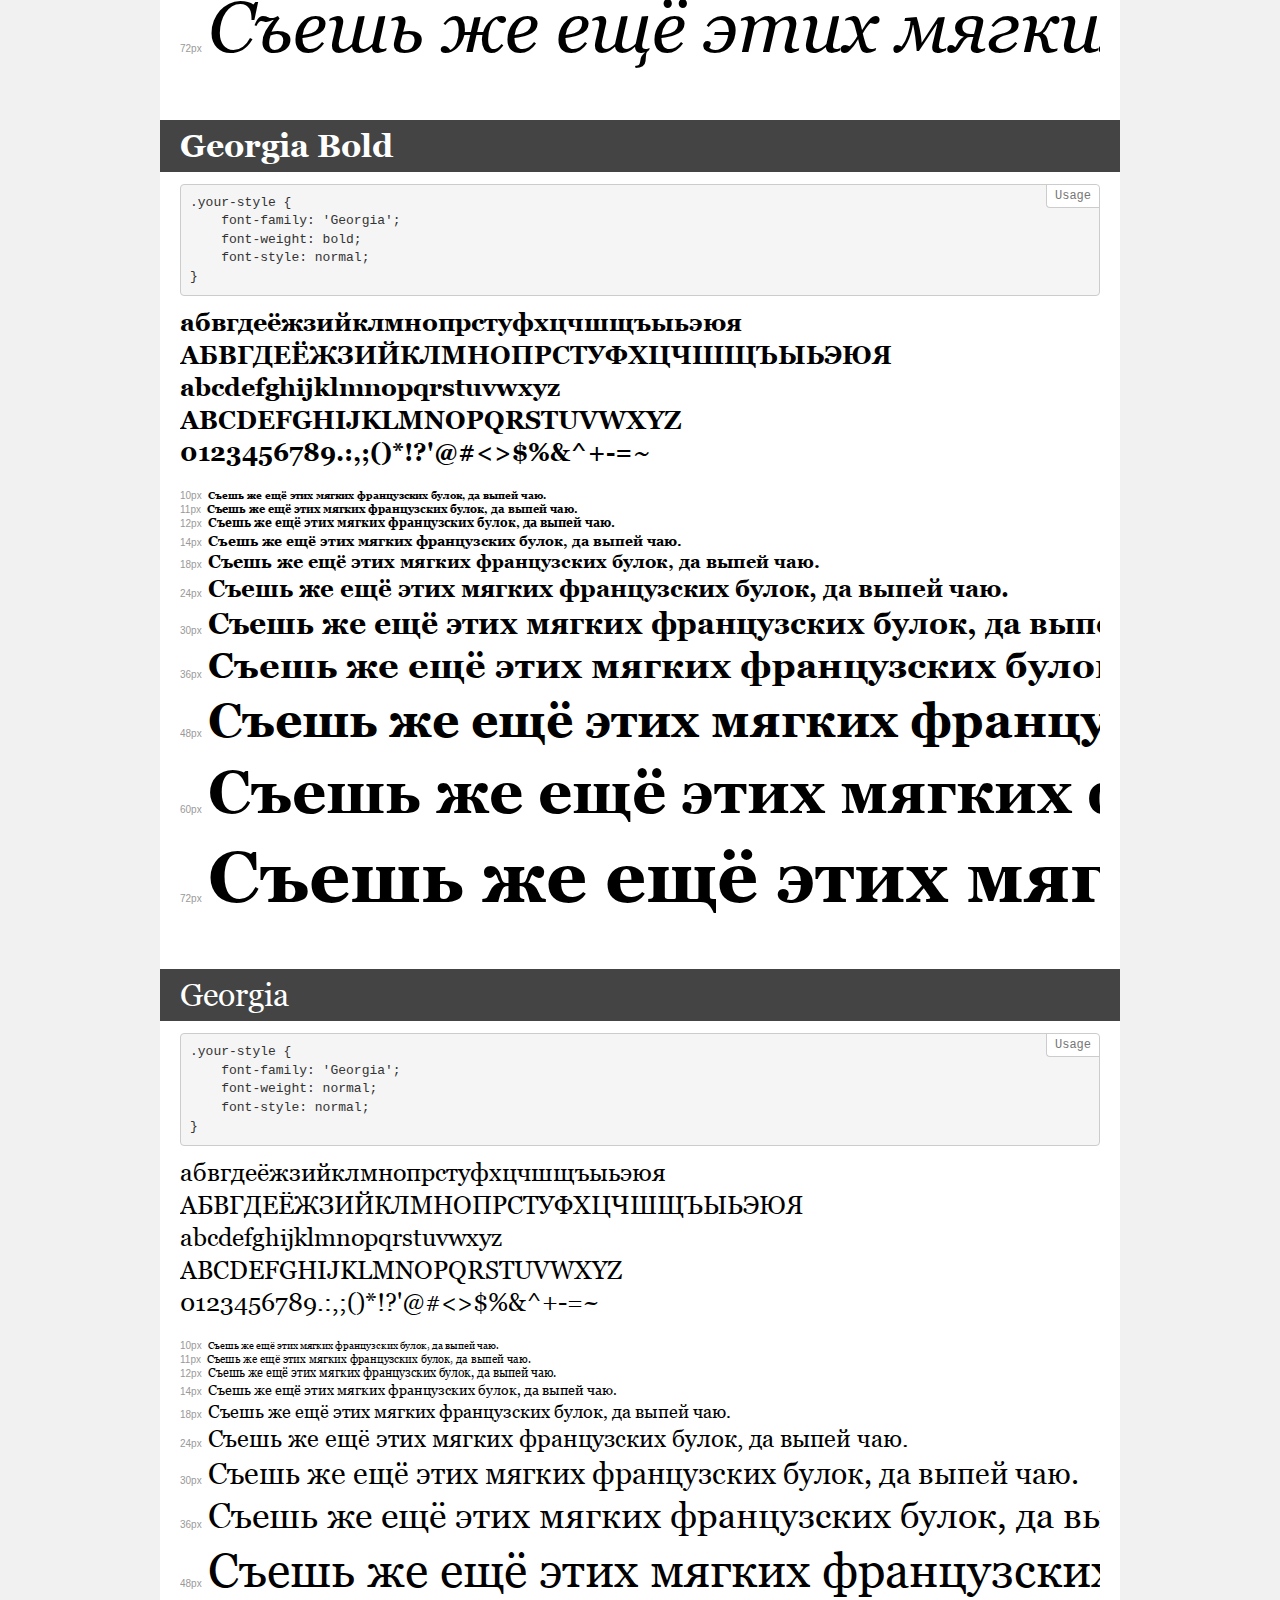
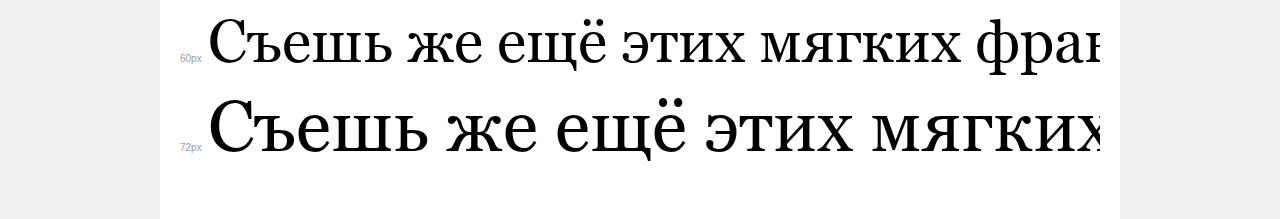
<file: shelter/assets/fonts/georgia/demo.html>
<!DOCTYPE html>
<html>
<head>
	<meta charset="utf-8">
	<meta http-equiv="X-UA-Compatible" content="IE=edge">
	<meta name="viewport" content="width=device-width, initial-scale=1">
	<meta name="robots" content="noindex, noarchive">
	<title>Transfonter demo</title>
	<link href="stylesheet.css" rel="stylesheet">
	<style>
		/*
		http://meyerweb.com/eric/tools/css/reset/
		v2.0 | 20110126
		License: none (public domain)
		*/
		html, body, div, span, applet, object, iframe,
		h1, h2, h3, h4, h5, h6, p, blockquote, pre,
		a, abbr, acronym, address, big, cite, code,
		del, dfn, em, img, ins, kbd, q, s, samp,
		small, strike, strong, sub, sup, tt, var,
		b, u, i, center,
		dl, dt, dd, ol, ul, li,
		fieldset, form, label, legend,
		table, caption, tbody, tfoot, thead, tr, th, td,
		article, aside, canvas, details, embed,
		figure, figcaption, footer, header, hgroup,
		menu, nav, output, ruby, section, summary,
		time, mark, audio, video {
			margin: 0;
			padding: 0;
			border: 0;
			font-size: 100%;
			font: inherit;
			vertical-align: baseline;
		}
		/* HTML5 display-role reset for older browsers */
		article, aside, details, figcaption, figure,
		footer, header, hgroup, menu, nav, section {
			display: block;
		}
		body {
			line-height: 1;
		}
		ol, ul {
			list-style: none;
		}
		blockquote, q {
			quotes: none;
		}
		blockquote:before, blockquote:after,
		q:before, q:after {
			content: '';
			content: none;
		}
		table {
			border-collapse: collapse;
			border-spacing: 0;
		}
		/* common styles */
		body {
			background: #f1f1f1;
			color: #000;
		}
		.page {
			background: #fff;
			width: 920px;
			margin: 0 auto;
			padding: 20px 20px 0 20px;
			overflow: hidden;
		}
		.font-container {
			overflow-x: auto;
			overflow-y: hidden;
			margin-bottom: 40px;
			line-height: 1.3;
			white-space: nowrap;
			padding-bottom: 5px;
		}
		h1 {
			position: relative;
			background: #444;
			font-size: 32px;
			color: #fff;
			padding: 10px 20px;
			margin: 0 -20px 12px -20px;
		}
		.letters {
			font-size: 25px;
			margin-bottom: 20px;
		}
		.s10:before {
			content: '10px';
		}
		.s11:before {
			content: '11px';
		}
		.s12:before {
			content: '12px';
		}
		.s14:before {
			content: '14px';
		}
		.s18:before {
			content: '18px';
		}
		.s24:before {
			content: '24px';
		}
		.s30:before {
			content: '30px';
		}
		.s36:before {
			content: '36px';
		}
		.s48:before {
			content: '48px';
		}
		.s60:before {
			content: '60px';
		}
		.s72:before {
			content: '72px';
		}
		.s10:before, .s11:before, .s12:before, .s14:before,
		.s18:before, .s24:before, .s30:before, .s36:before,
		.s48:before, .s60:before, .s72:before {
			font-family: Arial, sans-serif;
			font-size: 10px;
			font-weight: normal;
			font-style: normal;
			color: #999;
			padding-right: 6px;
		}
		pre {
			display: block;
			position: relative;
			padding: 9px;
			margin: 0 0 10px;
			font-family: Monaco, Menlo, Consolas, "Courier New", monospace !important;
			font-size: 13px;
			line-height: 1.428571429;
			color: #333;
			font-weight: normal !important;
			font-style: normal !important;
			background-color: #f5f5f5;
			border: 1px solid #ccc;
			overflow-x: auto;
			border-radius: 4px;
		}
		pre:after {
			display: block;
			position: absolute;
			right: 0;
			top: 0;
			content: 'Usage';
			line-height: 1;
			padding: 5px 8px;
			font-size: 12px;
			color: #767676;
			background-color: #fff;
			border: 1px solid #ccc;
			border-right: none;
			border-top: none;
			border-radius: 0 4px 0 4px;
			z-index: 10;
		}
		/* responsive */
		@media (max-width: 959px) {
			.page {
				width: auto;
				margin: 0;
			}
		}
	</style>
</head>
<body>
<div class="page">
	<div class="demo" style="font-family: 'Georgia'; font-weight: bold; font-style: italic;">
		<h1>Georgia Bold Italic</h1>
		<pre>.your-style {
    font-family: 'Georgia';
    font-weight: bold;
    font-style: italic;
}</pre>
		<div class="font-container">
			<p class="letters">
				абвгдеёжзийклмнопрстуфхцчшщъыьэюя <br />
				АБВГДЕЁЖЗИЙКЛМНОПРСТУФХЦЧШЩЪЫЬЭЮЯ <br />
				abcdefghijklmnopqrstuvwxyz <br />
				ABCDEFGHIJKLMNOPQRSTUVWXYZ <br />				0123456789.:,;()*!?'@#<>$%&^+-=~
			</p>
			<p class="s10" style="font-size: 10px;">Съешь же ещё этих мягких французских булок, да выпей чаю.</p>
			<p class="s11" style="font-size: 11px;">Съешь же ещё этих мягких французских булок, да выпей чаю.</p>
			<p class="s12" style="font-size: 12px;">Съешь же ещё этих мягких французских булок, да выпей чаю.</p>
			<p class="s14" style="font-size: 14px;">Съешь же ещё этих мягких французских булок, да выпей чаю.</p>
			<p class="s18" style="font-size: 18px;">Съешь же ещё этих мягких французских булок, да выпей чаю.</p>
			<p class="s24" style="font-size: 24px;">Съешь же ещё этих мягких французских булок, да выпей чаю.</p>
			<p class="s30" style="font-size: 30px;">Съешь же ещё этих мягких французских булок, да выпей чаю.</p>
			<p class="s36" style="font-size: 36px;">Съешь же ещё этих мягких французских булок, да выпей чаю.</p>
			<p class="s48" style="font-size: 48px;">Съешь же ещё этих мягких французских булок, да выпей чаю.</p>
			<p class="s60" style="font-size: 60px;">Съешь же ещё этих мягких французских булок, да выпей чаю.</p>
			<p class="s72" style="font-size: 72px;">Съешь же ещё этих мягких французских булок, да выпей чаю.</p>
		</div>
	</div>
	<div class="demo" style="font-family: 'Georgia'; font-weight: normal; font-style: italic;">
		<h1>Georgia Italic</h1>
		<pre>.your-style {
    font-family: 'Georgia';
    font-weight: normal;
    font-style: italic;
}</pre>
		<div class="font-container">
			<p class="letters">
				абвгдеёжзийклмнопрстуфхцчшщъыьэюя <br />
				АБВГДЕЁЖЗИЙКЛМНОПРСТУФХЦЧШЩЪЫЬЭЮЯ <br />
				abcdefghijklmnopqrstuvwxyz <br />
				ABCDEFGHIJKLMNOPQRSTUVWXYZ <br />				0123456789.:,;()*!?'@#<>$%&^+-=~
			</p>
			<p class="s10" style="font-size: 10px;">Съешь же ещё этих мягких французских булок, да выпей чаю.</p>
			<p class="s11" style="font-size: 11px;">Съешь же ещё этих мягких французских булок, да выпей чаю.</p>
			<p class="s12" style="font-size: 12px;">Съешь же ещё этих мягких французских булок, да выпей чаю.</p>
			<p class="s14" style="font-size: 14px;">Съешь же ещё этих мягких французских булок, да выпей чаю.</p>
			<p class="s18" style="font-size: 18px;">Съешь же ещё этих мягких французских булок, да выпей чаю.</p>
			<p class="s24" style="font-size: 24px;">Съешь же ещё этих мягких французских булок, да выпей чаю.</p>
			<p class="s30" style="font-size: 30px;">Съешь же ещё этих мягких французских булок, да выпей чаю.</p>
			<p class="s36" style="font-size: 36px;">Съешь же ещё этих мягких французских булок, да выпей чаю.</p>
			<p class="s48" style="font-size: 48px;">Съешь же ещё этих мягких французских булок, да выпей чаю.</p>
			<p class="s60" style="font-size: 60px;">Съешь же ещё этих мягких французских булок, да выпей чаю.</p>
			<p class="s72" style="font-size: 72px;">Съешь же ещё этих мягких французских булок, да выпей чаю.</p>
		</div>
	</div>
	<div class="demo" style="font-family: 'Georgia'; font-weight: bold; font-style: normal;">
		<h1>Georgia Bold</h1>
		<pre>.your-style {
    font-family: 'Georgia';
    font-weight: bold;
    font-style: normal;
}</pre>
		<div class="font-container">
			<p class="letters">
				абвгдеёжзийклмнопрстуфхцчшщъыьэюя <br />
				АБВГДЕЁЖЗИЙКЛМНОПРСТУФХЦЧШЩЪЫЬЭЮЯ <br />
				abcdefghijklmnopqrstuvwxyz <br />
				ABCDEFGHIJKLMNOPQRSTUVWXYZ <br />				0123456789.:,;()*!?'@#<>$%&^+-=~
			</p>
			<p class="s10" style="font-size: 10px;">Съешь же ещё этих мягких французских булок, да выпей чаю.</p>
			<p class="s11" style="font-size: 11px;">Съешь же ещё этих мягких французских булок, да выпей чаю.</p>
			<p class="s12" style="font-size: 12px;">Съешь же ещё этих мягких французских булок, да выпей чаю.</p>
			<p class="s14" style="font-size: 14px;">Съешь же ещё этих мягких французских булок, да выпей чаю.</p>
			<p class="s18" style="font-size: 18px;">Съешь же ещё этих мягких французских булок, да выпей чаю.</p>
			<p class="s24" style="font-size: 24px;">Съешь же ещё этих мягких французских булок, да выпей чаю.</p>
			<p class="s30" style="font-size: 30px;">Съешь же ещё этих мягких французских булок, да выпей чаю.</p>
			<p class="s36" style="font-size: 36px;">Съешь же ещё этих мягких французских булок, да выпей чаю.</p>
			<p class="s48" style="font-size: 48px;">Съешь же ещё этих мягких французских булок, да выпей чаю.</p>
			<p class="s60" style="font-size: 60px;">Съешь же ещё этих мягких французских булок, да выпей чаю.</p>
			<p class="s72" style="font-size: 72px;">Съешь же ещё этих мягких французских булок, да выпей чаю.</p>
		</div>
	</div>
	<div class="demo" style="font-family: 'Georgia'; font-weight: normal; font-style: normal;">
		<h1>Georgia</h1>
		<pre>.your-style {
    font-family: 'Georgia';
    font-weight: normal;
    font-style: normal;
}</pre>
		<div class="font-container">
			<p class="letters">
				абвгдеёжзийклмнопрстуфхцчшщъыьэюя <br />
				АБВГДЕЁЖЗИЙКЛМНОПРСТУФХЦЧШЩЪЫЬЭЮЯ <br />
				abcdefghijklmnopqrstuvwxyz <br />
				ABCDEFGHIJKLMNOPQRSTUVWXYZ <br />				0123456789.:,;()*!?'@#<>$%&^+-=~
			</p>
			<p class="s10" style="font-size: 10px;">Съешь же ещё этих мягких французских булок, да выпей чаю.</p>
			<p class="s11" style="font-size: 11px;">Съешь же ещё этих мягких французских булок, да выпей чаю.</p>
			<p class="s12" style="font-size: 12px;">Съешь же ещё этих мягких французских булок, да выпей чаю.</p>
			<p class="s14" style="font-size: 14px;">Съешь же ещё этих мягких французских булок, да выпей чаю.</p>
			<p class="s18" style="font-size: 18px;">Съешь же ещё этих мягких французских булок, да выпей чаю.</p>
			<p class="s24" style="font-size: 24px;">Съешь же ещё этих мягких французских булок, да выпей чаю.</p>
			<p class="s30" style="font-size: 30px;">Съешь же ещё этих мягких французских булок, да выпей чаю.</p>
			<p class="s36" style="font-size: 36px;">Съешь же ещё этих мягких французских булок, да выпей чаю.</p>
			<p class="s48" style="font-size: 48px;">Съешь же ещё этих мягких французских булок, да выпей чаю.</p>
			<p class="s60" style="font-size: 60px;">Съешь же ещё этих мягких французских булок, да выпей чаю.</p>
			<p class="s72" style="font-size: 72px;">Съешь же ещё этих мягких французских булок, да выпей чаю.</p>
		</div>
	</div>
</div>
</body>
</html>
</file>
<file: shelter/assets/fonts/Arial/stylesheet.css>
/* This stylesheet generated by Transfonter (https://transfonter.org) on August 20, 2017 5:39 PM */

@font-face {
	font-family: 'Arial';
	src: url('Arial-ItalicMT.eot');
	src: local('Arial Italic'), local('Arial-ItalicMT'),
		url('Arial-ItalicMT.eot?#iefix') format('embedded-opentype'),
		url('Arial-ItalicMT.woff') format('woff'),
		url('Arial-ItalicMT.ttf') format('truetype');
	font-weight: normal;
	font-style: italic;
}

@font-face {
	font-family: 'Arial Narrow';
	src: url('ArialNarrow-Bold.eot');
	src: local('Arial Narrow Bold'), local('ArialNarrow-Bold'),
		url('ArialNarrow-Bold.eot?#iefix') format('embedded-opentype'),
		url('ArialNarrow-Bold.woff') format('woff'),
		url('ArialNarrow-Bold.ttf') format('truetype');
	font-weight: bold;
	font-style: normal;
}

@font-face {
	font-family: 'Arial';
	src: url('Arial-BoldItalicMT.eot');
	src: local('Arial Bold Italic'), local('Arial-BoldItalicMT'),
		url('Arial-BoldItalicMT.eot?#iefix') format('embedded-opentype'),
		url('Arial-BoldItalicMT.woff') format('woff'),
		url('Arial-BoldItalicMT.ttf') format('truetype');
	font-weight: bold;
	font-style: italic;
}

@font-face {
	font-family: 'Arial Narrow';
	src: url('ArialNarrow.eot');
	src: local('Arial Narrow'), local('ArialNarrow'),
		url('ArialNarrow.eot?#iefix') format('embedded-opentype'),
		url('ArialNarrow.woff') format('woff'),
		url('ArialNarrow.ttf') format('truetype');
	font-weight: normal;
	font-style: normal;
}

@font-face {
	font-family: 'Arial Narrow';
	src: url('ArialNarrow-Italic.eot');
	src: local('Arial Narrow Italic'), local('ArialNarrow-Italic'),
		url('ArialNarrow-Italic.eot?#iefix') format('embedded-opentype'),
		url('ArialNarrow-Italic.woff') format('woff'),
		url('ArialNarrow-Italic.ttf') format('truetype');
	font-weight: normal;
	font-style: italic;
}

@font-face {
	font-family: 'Arial';
	src: url('ArialMT.eot');
	src: local('Arial'), local('ArialMT'),
		url('ArialMT.eot?#iefix') format('embedded-opentype'),
		url('ArialMT.woff') format('woff'),
		url('ArialMT.ttf') format('truetype');
	font-weight: normal;
	font-style: normal;
}

@font-face {
	font-family: 'Arial';
	src: url('Arial-BoldMT.eot');
	src: local('Arial Bold'), local('Arial-BoldMT'),
		url('Arial-BoldMT.eot?#iefix') format('embedded-opentype'),
		url('Arial-BoldMT.woff') format('woff'),
		url('Arial-BoldMT.ttf') format('truetype');
	font-weight: bold;
	font-style: normal;
}

@font-face {
	font-family: 'Arial';
	src: url('Arial-Black.eot');
	src: local('Arial Black'), local('Arial-Black'),
		url('Arial-Black.eot?#iefix') format('embedded-opentype'),
		url('Arial-Black.woff') format('woff'),
		url('Arial-Black.ttf') format('truetype');
	font-weight: 900;
	font-style: normal;
}

@font-face {
	font-family: 'Arial Narrow';
	src: url('ArialNarrow-BoldItalic.eot');
	src: local('Arial Narrow Bold Italic'), local('ArialNarrow-BoldItalic'),
		url('ArialNarrow-BoldItalic.eot?#iefix') format('embedded-opentype'),
		url('ArialNarrow-BoldItalic.woff') format('woff'),
		url('ArialNarrow-BoldItalic.ttf') format('truetype');
	font-weight: bold;
	font-style: italic;
}
</file>
<file: shelter/assets/fonts/georgia/stylesheet.css>
/* This stylesheet generated by Transfonter (https://transfonter.org) on August 20, 2017 8:36 PM */

@font-face {
	font-family: 'Georgia';
	src: url('Georgia-BoldItalic.eot');
	src: local('Georgia Bold Italic'), local('Georgia-BoldItalic'),
		url('Georgia-BoldItalic.eot?#iefix') format('embedded-opentype'),
		url('Georgia-BoldItalic.woff') format('woff'),
		url('Georgia-BoldItalic.ttf') format('truetype');
	font-weight: bold;
	font-style: italic;
}

@font-face {
	font-family: 'Georgia';
	src: url('Georgia-Italic.eot');
	src: local('Georgia Italic'), local('Georgia-Italic'),
		url('Georgia-Italic.eot?#iefix') format('embedded-opentype'),
		url('Georgia-Italic.woff') format('woff'),
		url('Georgia-Italic.ttf') format('truetype');
	font-weight: normal;
	font-style: italic;
}

@font-face {
	font-family: 'Georgia';
	src: url('Georgia-Bold.eot');
	src: local('Georgia Bold'), local('Georgia-Bold'),
		url('Georgia-Bold.eot?#iefix') format('embedded-opentype'),
		url('Georgia-Bold.woff') format('woff'),
		url('Georgia-Bold.ttf') format('truetype');
	font-weight: bold;
	font-style: normal;
}

@font-face {
	font-family: 'Georgia';
	src: url('Georgia.eot');
	src: local('Georgia'),
		url('Georgia.eot?#iefix') format('embedded-opentype'),
		url('Georgia.woff') format('woff'),
		url('Georgia.ttf') format('truetype');
	font-weight: normal;
	font-style: normal;
}
</file>
